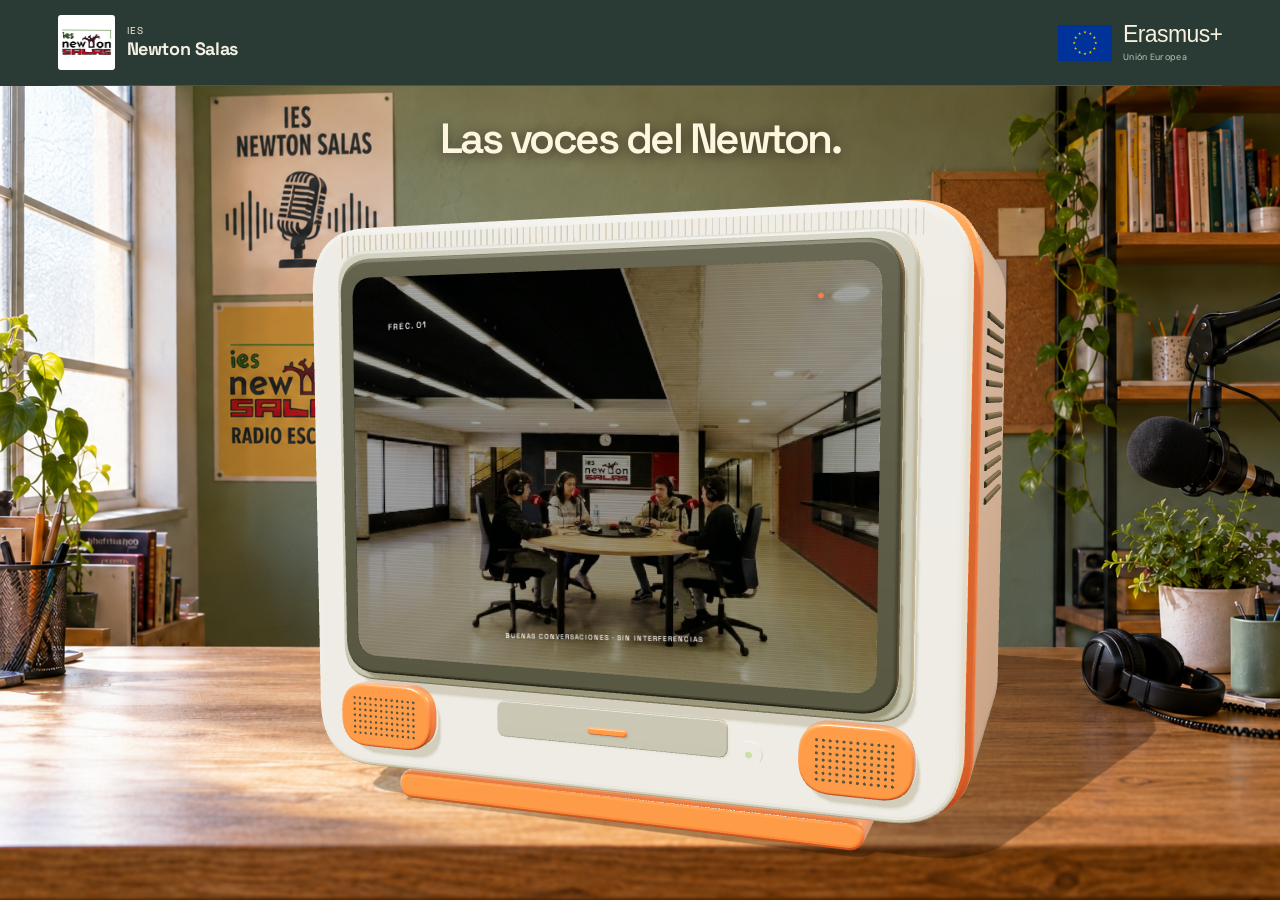
<file: docs/index.html>
<!doctype html>
<html lang="es">
<head>
  <meta charset="UTF-8"><meta name="viewport" content="width=device-width, initial-scale=1">
  <meta name="theme-color" content="#e9e4d9">
  <title>Frecuencia — Un lugar para escucharnos</title>
  <meta name="description" content="Sintoniza Frecuencia. Un espacio para las conversaciones que merecen ser escuchadas.">
  <link rel="icon" href="assets/newton-salas.png">
  <link rel="stylesheet" href="style.css"><link rel="stylesheet" href="room.css"><link rel="stylesheet" href="immersive.css"><link rel="stylesheet" href="pages.css">
</head>
<body>
  <div id="intro">
    <header class="intro-header"><a class="brand school-brand" href="#" aria-label="IES Newton Salas, inicio"><img src="assets/newton-salas.png" alt="Logotipo del IES Newton Salas" width="58" height="56"><span>IES <strong>Newton Salas</strong></span></a><div class="header-europe" aria-label="Unión Europea y Erasmus+"><img src="assets/eu.svg" width="54" height="36" alt="Bandera de la Unión Europea"><span>Erasmus+<small>Unión Europea</small></span></div></header>
    <main class="intro-stage">
      <div class="intro-heading"><h1>Las voces del Newton.</h1></div>
      <div id="scene" aria-label="Televisión retro tridimensional con una fotografía del equipo del podcast">
        <div id="fallback-tv"><div class="fallback-screen"><img src="assets/estudio.png" alt="Cuatro personas conversando con micrófonos en una mesa"></div><div class="fallback-controls"><span>▥</span><small>frecuencia</small><span>◉</span></div></div>
      </div>
      <div class="screen-ui"><span class="screen-channel">FREC. 01 <span>●</span></span><div class="screen-invite"><p>Hay mucho de qué hablar.</p><a class="enter" data-enter-tv href="podcast.html">Entrar <span>↗</span></a></div><span class="screen-caption">BUENAS CONVERSACIONES · SIN INTERFERENCIAS</span></div>
    </main>
  </div>
<script type="module" src="app.js"></script><script type="module" src="scene.js"></script>
</body>
</html>
</file>
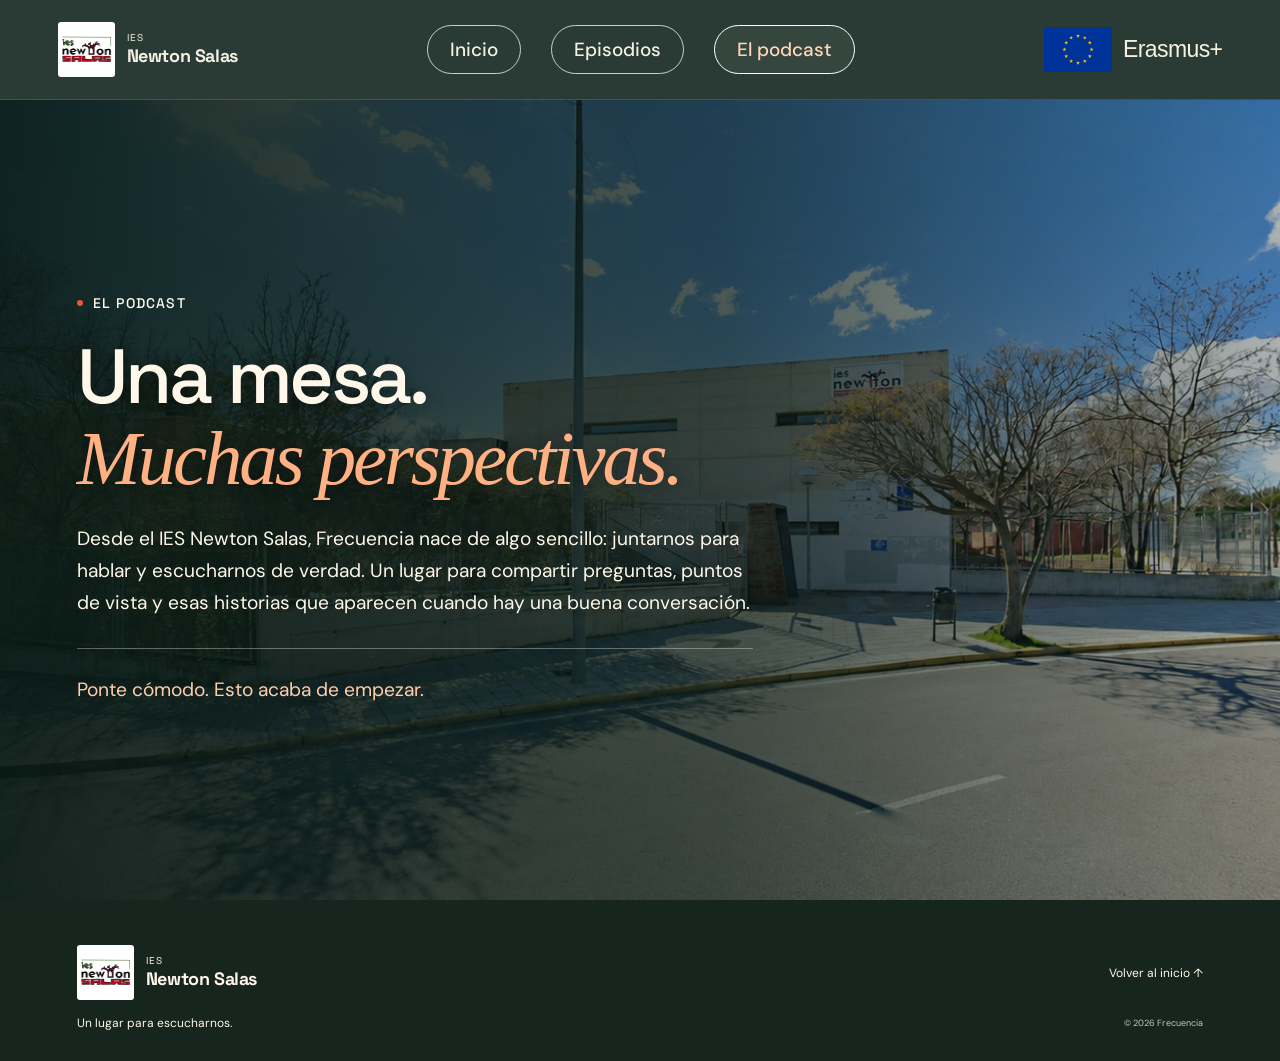
<file: docs/el-podcast.html>
<!doctype html>
<html lang="es">
<head>
  <meta charset="UTF-8"><meta name="viewport" content="width=device-width, initial-scale=1">
  <meta name="theme-color" content="#293b34">
  <title>El podcast — IES Newton Salas</title>
  <meta name="description" content="Sintoniza Frecuencia. Un espacio para las conversaciones que merecen ser escuchadas.">
  <link rel="icon" href="assets/newton-salas.png">
  <link rel="stylesheet" href="style.css"><link rel="stylesheet" href="room.css"><link rel="stylesheet" href="immersive.css"><link rel="stylesheet" href="pages.css?v=7d8058d">
</head>
<body class="inside podcast-interior"><div id="podcast"><header class="site-header"><a class="brand school-brand" href="index.html" aria-label="IES Newton Salas, inicio"><img src="assets/newton-salas.png" alt="Logotipo del IES Newton Salas" width="58" height="56"><span>IES <strong>Newton Salas</strong></span></a><nav aria-label="Navegación principal"><a href="podcast.html">Inicio</a><a href="episodios.html">Episodios</a><a href="el-podcast.html" aria-current="page">El podcast</a></nav><div class="header-europe" aria-label="Unión Europea y Erasmus+"><img src="assets/eu.svg" width="54" height="36" alt="Bandera de la Unión Europea"><span>Erasmus+</span></div></header>
    <main><section id="nosotros" class="section-hero about-hero">
      <p class="eyebrow"><i class="orange-dot"></i> El podcast</p>
      <h1>Una mesa.<br><em>Muchas perspectivas.</em></h1>
      <div class="about-copy"><p>Desde el IES Newton Salas, Frecuencia nace de algo sencillo: juntarnos para hablar y escucharnos de verdad. Un lugar para compartir preguntas, puntos de vista y esas historias que aparecen cuando hay una buena conversación.</p><p class="about-signoff">Ponte cómodo. Esto acaba de empezar.</p></div></section>
    </main><footer class="site-footer"><a class="brand school-brand" href="index.html" aria-label="IES Newton Salas, inicio"><img src="assets/newton-salas.png" alt="Logotipo del IES Newton Salas" width="58" height="56"><span>IES <strong>Newton Salas</strong></span></a><p>Un lugar para escucharnos.</p><a href="index.html">Volver al inicio ↑</a><small>© 2026 Frecuencia</small></footer>
</div><script src="pages.js" defer></script></body></html>
</file>
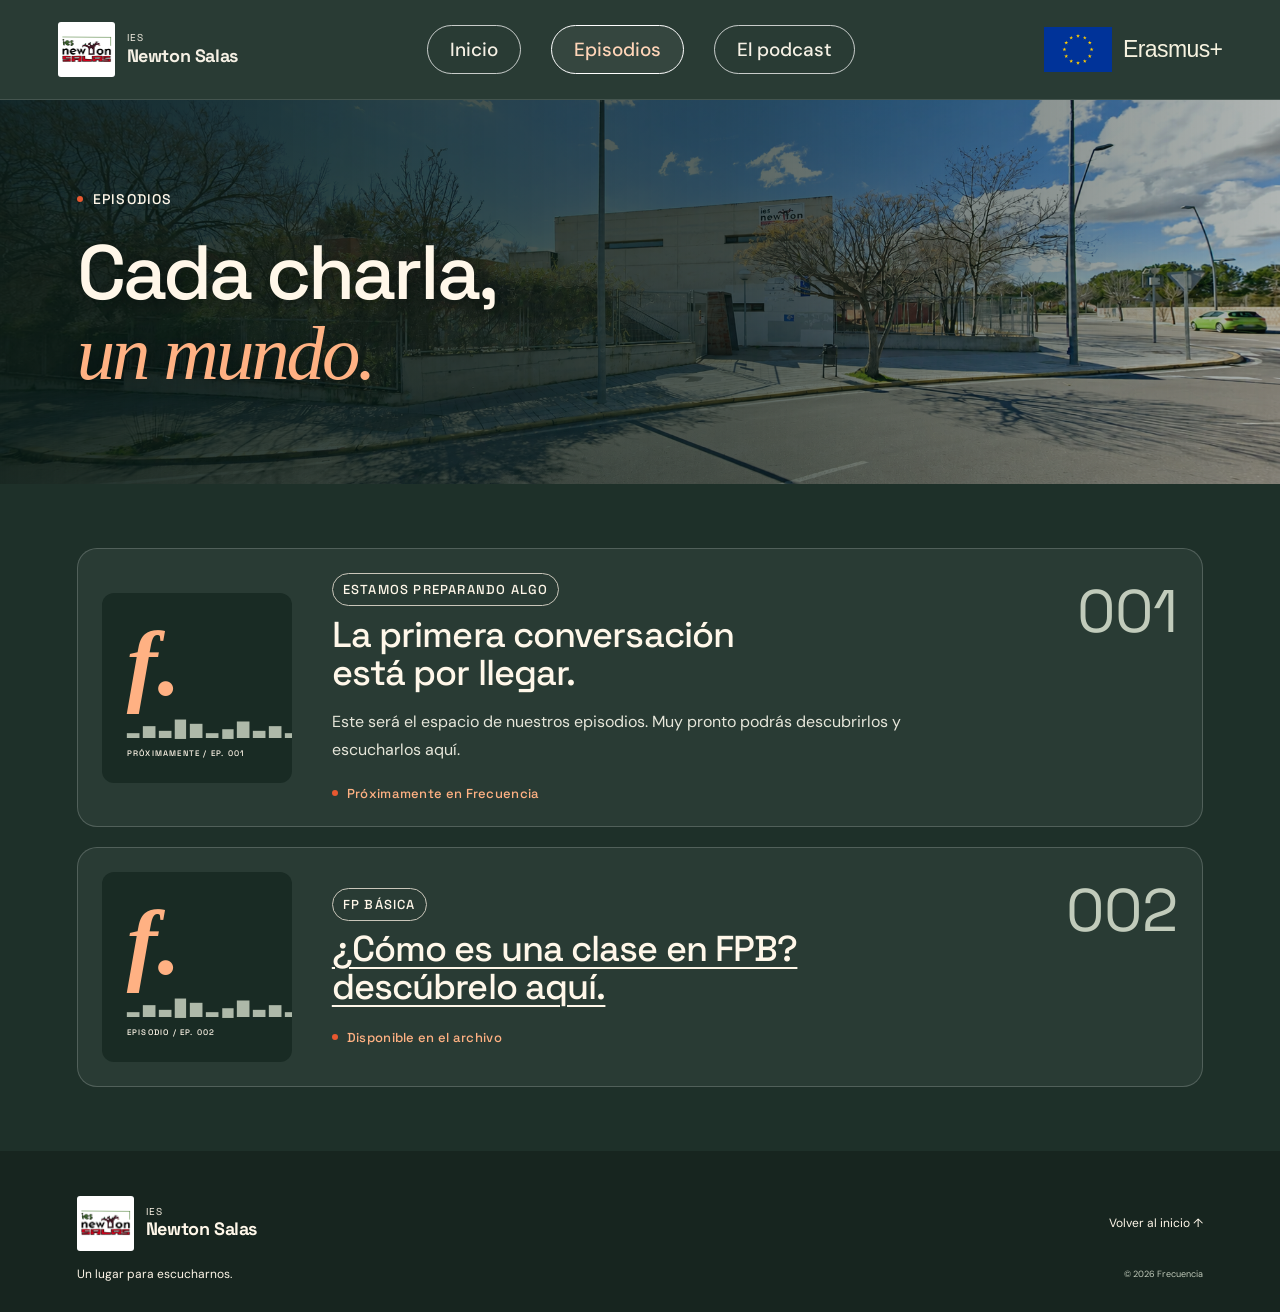
<file: docs/episodios.html>
<!doctype html>
<html lang="es">
<head>
  <meta charset="UTF-8"><meta name="viewport" content="width=device-width, initial-scale=1">
  <meta name="theme-color" content="#293b34">
  <title>Episodios — IES Newton Salas</title>
  <meta name="description" content="Sintoniza Frecuencia. Un espacio para las conversaciones que merecen ser escuchadas.">
  <link rel="icon" href="assets/newton-salas.png">
  <link rel="stylesheet" href="style.css"><link rel="stylesheet" href="room.css"><link rel="stylesheet" href="immersive.css"><link rel="stylesheet" href="pages.css?v=7d8058d">
</head>
<body class="inside podcast-interior"><div id="podcast"><header class="site-header"><a class="brand school-brand" href="index.html" aria-label="IES Newton Salas, inicio"><img src="assets/newton-salas.png" alt="Logotipo del IES Newton Salas" width="58" height="56"><span>IES <strong>Newton Salas</strong></span></a><nav aria-label="Navegación principal"><a href="podcast.html">Inicio</a><a href="episodios.html" aria-current="page">Episodios</a><a href="el-podcast.html">El podcast</a></nav><div class="header-europe" aria-label="Unión Europea y Erasmus+"><img src="assets/eu.svg" width="54" height="36" alt="Bandera de la Unión Europea"><span>Erasmus+</span></div></header>
    <main>
      <header class="section-hero">
        <p class="eyebrow"><i class="orange-dot"></i> Episodios</p>
        <h1 id="episode-title">Cada charla,<br><em>un mundo.</em></h1>
      </header>
      <section id="episodios" class="episodes" aria-labelledby="episode-title"><article class="empty-episode"><div class="episode-art" aria-hidden="true"><span>f.</span><div class="wave">▂ ▅ ▃ █ ▆ ▂ ▄ ▇ ▃ ▅ ▂</div><small>PRÓXIMAMENTE / EP. 001</small></div><div class="episode-copy"><span class="pill">ESTAMOS PREPARANDO ALGO</span><h2>La primera conversación<br>está por llegar.</h2><p>Este será el espacio de nuestros episodios. Muy pronto podrás descubrirlos y escucharlos aquí.</p><span class="up-next"><i></i> Próximamente en Frecuencia</span></div><span class="episode-number" aria-hidden="true">001</span></article>
        <article class="empty-episode">
            <div class="episode-art" aria-hidden="true">
                <span>f.</span>
                <div class="wave">▂ ▅ ▃ █ ▆ ▂ ▄ ▇ ▃ ▅ ▂</div>
                <small>EPISODIO / EP. 002</small>
            </div>

            <div class="episode-copy">
                <span class="pill">FP BÁSICA</span>

                <h2>
                    <a href="Articulos/articulo1_basica.html">
                        ¿Cómo es una clase en FPB?<br>descúbrelo aquí.
                    </a>
                </h2>

                <span class="up-next">
                    <i></i> Disponible en el archivo
                </span>
            </div>

            <span class="episode-number" aria-hidden="true">002</span>
        </article>
      </section>
      </main><footer class="site-footer"><a class="brand school-brand" href="index.html" aria-label="IES Newton Salas, inicio"><img src="assets/newton-salas.png" alt="Logotipo del IES Newton Salas" width="58" height="56"><span>IES <strong>Newton Salas</strong></span></a><p>Un lugar para escucharnos.</p><a href="index.html">Volver al inicio ↑</a><small>© 2026 Frecuencia</small></footer>
 </div><script src="pages.js" defer></script></body></html>
</file>
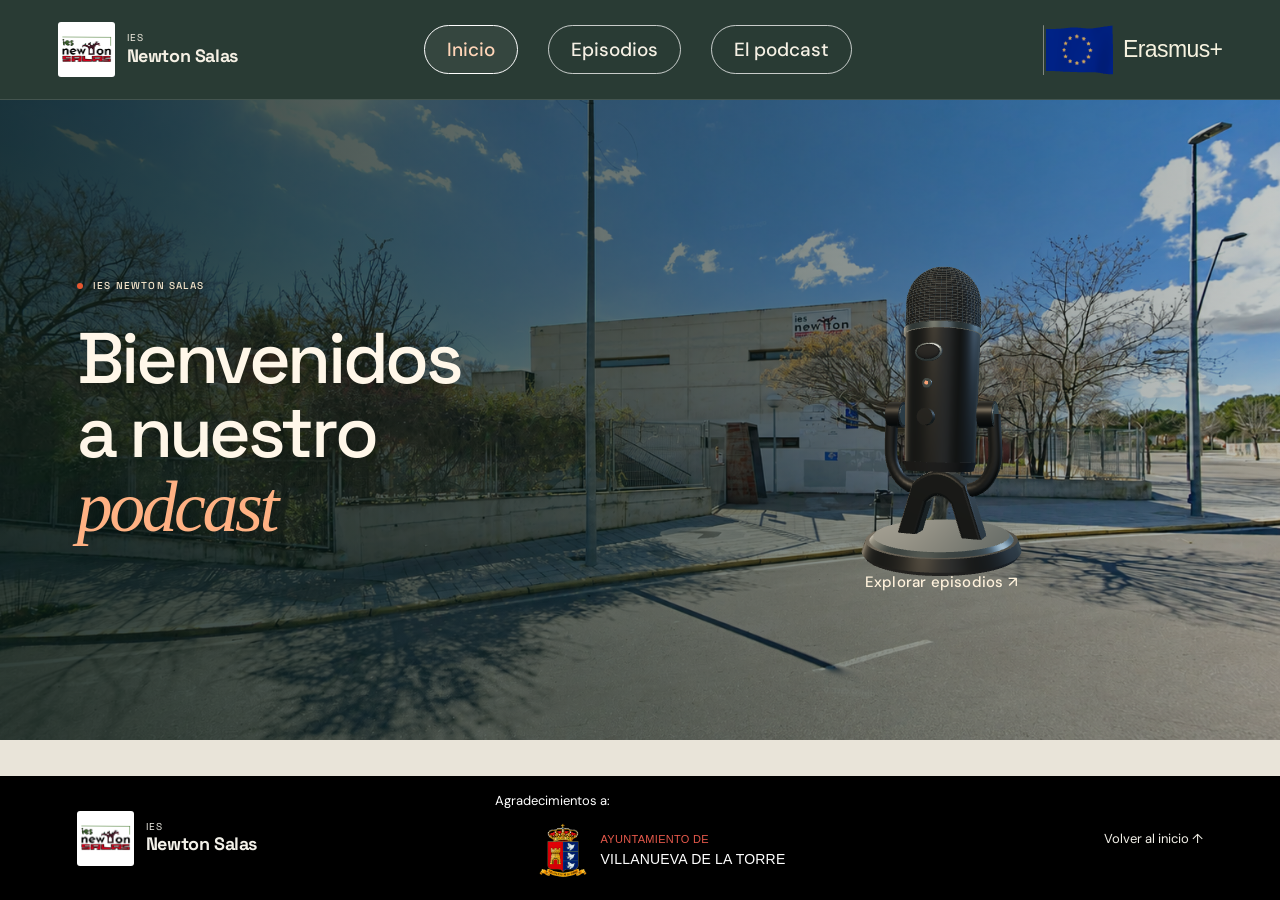
<file: docs/podcast.html>
<!doctype html>
<html lang="es">
<head>
  <meta charset="UTF-8"><meta name="viewport" content="width=device-width, initial-scale=1">
  <meta name="theme-color" content="#e9e4d9">
  <title>Frecuencia — El podcast del Newton Salas</title>
  <meta name="description" content="Sintoniza Frecuencia. Un espacio para las conversaciones que merecen ser escuchadas.">
  <link rel="icon" href="assets/newton-salas.png">
  <link rel="stylesheet" href="style.css"><link rel="stylesheet" href="room.css"><link rel="stylesheet" href="immersive.css"><link rel="stylesheet" href="pages.css"><link rel="stylesheet" href="podcast-3d.css">
</head>
<body class="inside podcast-home"><div id="podcast"><header class="site-header"><a class="brand school-brand" href="index.html" aria-label="IES Newton Salas, inicio"><img src="assets/newton-salas.png" alt="Logotipo del IES Newton Salas" width="58" height="56"><span>IES <strong>Newton Salas</strong></span></a><nav aria-label="Navegación principal"><a href="podcast.html">Inicio</a><a href="episodios.html">Episodios</a><a href="el-podcast.html">El podcast</a></nav><div class="header-europe" aria-label="Unión Europea y Erasmus+"><span id="eu-flag-scene" class="eu-flag-scene" role="img" aria-label="Bandera de la Unión Europea ondeando en 3D"><img src="assets/eu.svg" width="54" height="36" alt=""></span><span class="erasmus-wordmark">Erasmus+</span></div></header>
    <main><section class="podcast-hero"><div class="hero-copy"><span class="eyebrow"><i class="orange-dot"></i> IES NEWTON SALAS</span><h1>Bienvenidos<br>a nuestro<br><em>podcast</em></h1></div><a class="microphone-link" href="episodios.html" aria-label="Abrir episodios con el micrófono 3D"><span id="microphone-scene" aria-hidden="true"><span class="mic-fallback">🎙</span></span><span class="microphone-invite"><strong>Explorar episodios ↗</strong></span></a></section>
      </main><footer class="site-footer"><a class="brand school-brand" href="index.html" aria-label="IES Newton Salas, inicio"><img src="assets/newton-salas.png" alt="Logotipo del IES Newton Salas" width="58" height="56"><span>IES <strong>Newton Salas</strong></span></a><div class="municipal-thanks"><p>Agradecimientos a:</p><a class="municipal-logo" href="https://www.villanuevadelatorre.com/" target="_blank" rel="noopener" aria-label="Ayuntamiento de Villanueva de la Torre"><img src="assets/escudo-villanueva.png" alt="Escudo del Ayuntamiento de Villanueva de la Torre" width="58" height="76"><span class="municipal-name"><span>AYUNTAMIENTO DE</span><strong>VILLANUEVA DE LA TORRE</strong></span></a></div><a class="footer-back" href="index.html">Volver al inicio ↑</a></footer>
</div><script src="pages.js" defer></script><script type="module" src="podcast-3d.js"></script></body></html>
</file>
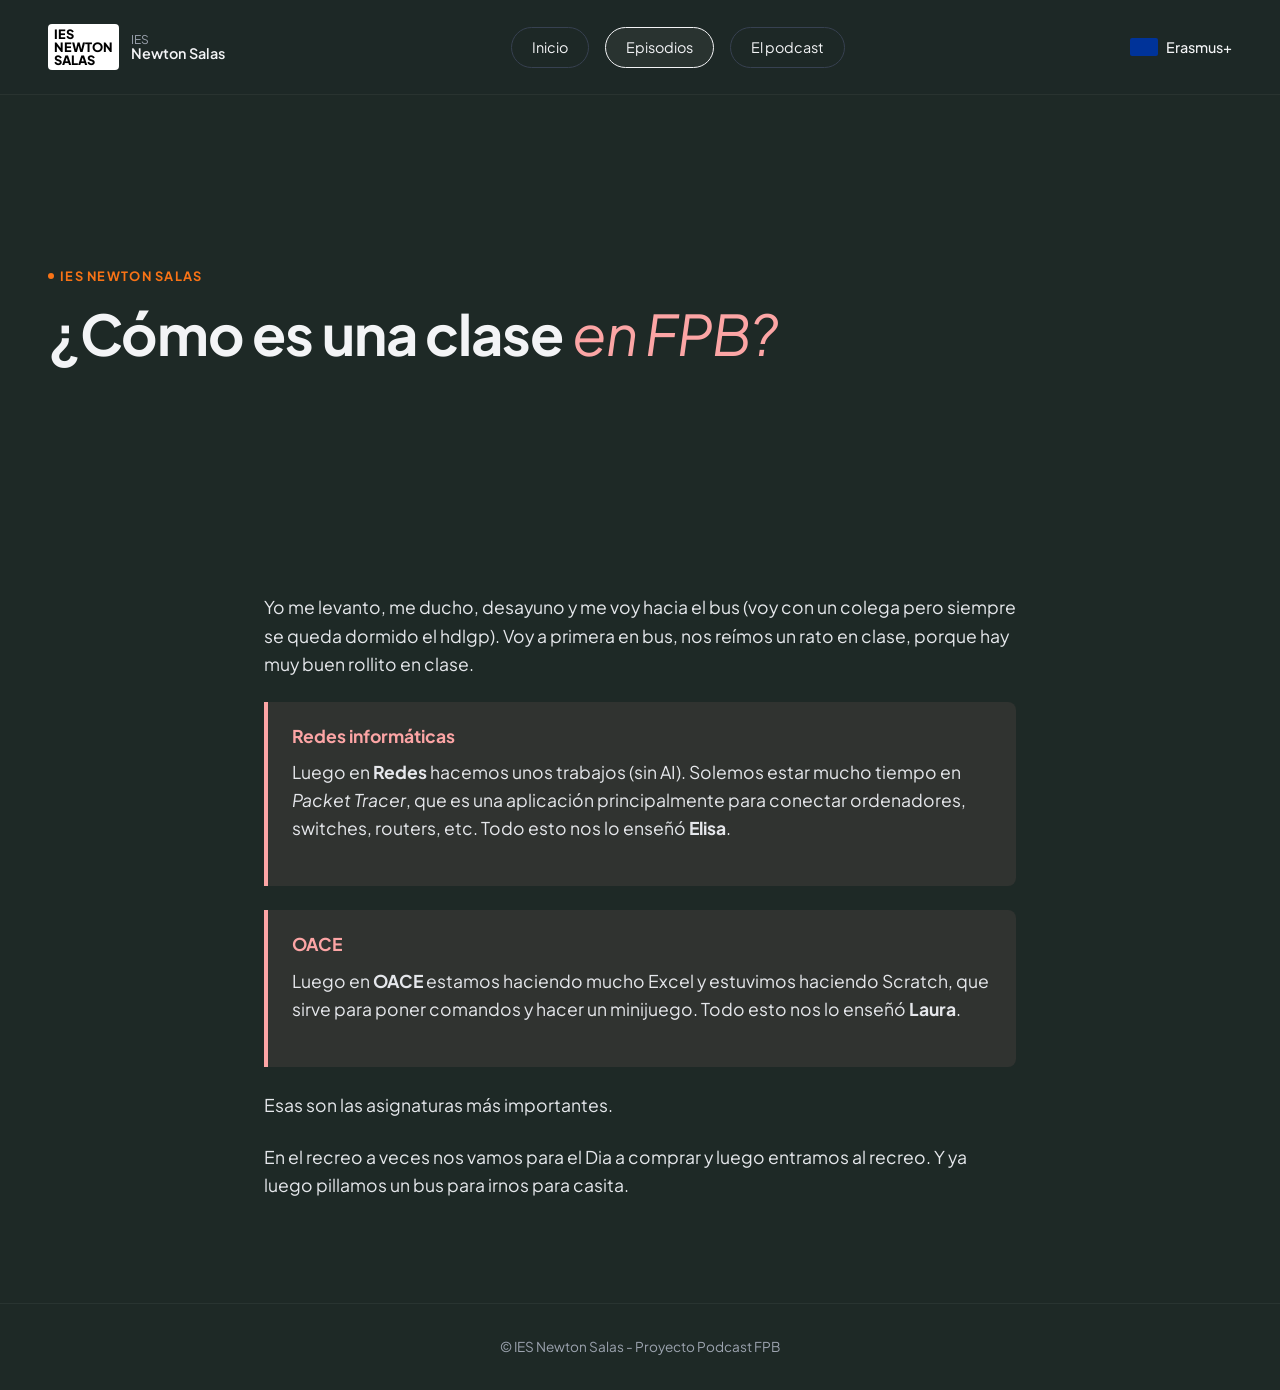
<file: docs/Articulos/articulo1_basica.html>
<!DOCTYPE html>
<html lang="es">
<head>
    <meta charset="UTF-8">
    <meta name="viewport" content="width=device-width, initial-scale=1.0">
    <title>¿Cómo es una clase en FPB? | IES Newton Salas</title>
    <link rel="preconnect" href="https://fonts.googleapis.com">
    <link rel="preconnect" href="https://fonts.gstatic.com" crossorigin>
    <link href="https://fonts.googleapis.com/css2?family=Plus+Jakarta+Sans:ital,wght@0,300;0,400;0,600;0,700;1,400&display=swap" rel="stylesheet">
    <style>
        :root {
            --bg-dark: #1e2926;
            --bg-card: #273531;
            --text-light: #f3f4f6;
            --text-muted: #9ca3af;
            --accent-peach: #fca5a5;
            --accent-orange: #f97316;
            --border-color: #374151;
            --font-main: 'Plus Jakarta Sans', sans-serif;
        }

        * {
            box-sizing: border-box;
            margin: 0;
            padding: 0;
        }

        body {
            background-color: var(--bg-dark);
            color: var(--text-light);
            font-family: var(--font-main);
            line-height: 1.6;
            padding: 0;
            margin: 0;
        }

        /* Header Navigation */
        header {
            display: flex;
            justify-content: space-between;
            align-items: center;
            padding: 1.5rem 3rem;
            background-color: rgba(30, 41, 38, 0.95);
            position: sticky;
            top: 0;
            z-index: 100;
            border-bottom: 1px solid rgba(255, 255, 255, 0.05);
        }

        .logo-container {
            display: flex;
            align-items: center;
            gap: 12px;
        }

        .logo-box {
            background: #fff;
            color: #000;
            font-weight: 800;
            font-size: 0.8rem;
            padding: 4px 6px;
            border-radius: 4px;
            line-height: 1;
            text-transform: uppercase;
        }

        .site-title {
            font-size: 0.9rem;
            font-weight: 600;
            line-height: 1.1;
        }

        .site-title span {
            display: block;
            font-size: 0.75rem;
            color: var(--text-muted);
            font-weight: 400;
        }

        nav {
            display: flex;
            gap: 1rem;
        }

        .nav-btn {
            color: var(--text-light);
            text-decoration: none;
            padding: 0.5rem 1.25rem;
            border-radius: 9999px;
            border: 1px solid var(--border-color);
            font-size: 0.9rem;
            transition: all 0.2s ease;
        }

        .nav-btn.active, .nav-btn:hover {
            border-color: var(--text-light);
            background-color: rgba(255, 255, 255, 0.05);
        }

        .erasmus-flag {
            display: flex;
            align-items: center;
            gap: 8px;
            font-size: 0.9rem;
            font-weight: 500;
        }

        .flag-icon {
            width: 28px;
            height: 18px;
            background-color: #003399;
            position: relative;
            border-radius: 2px;
        }

        /* Hero Section */
        .hero {
            position: relative;
            min-height: 50vh;
            display: flex;
            align-items: center;
            padding: 4rem 3rem;
            overflow: hidden;
        }

        .hero-bg {
            position: absolute;
            top: 0;
            left: 0;
            width: 100%;
            height: 100%;
            object-fit: cover;
            filter: brightness(0.35) contrast(1.1);
            z-index: 1;
        }

        .hero-content {
            position: relative;
            z-index: 2;
            max-width: 800px;
        }

        .badge {
            display: inline-flex;
            align-items: center;
            gap: 6px;
            color: var(--accent-orange);
            font-size: 0.8rem;
            font-weight: 700;
            letter-spacing: 0.1em;
            text-transform: uppercase;
            margin-bottom: 1rem;
        }

        .badge::before {
            content: '';
            display: inline-block;
            width: 6px;
            height: 6px;
            background-color: var(--accent-orange);
            border-radius: 50%;
        }

        .hero-title {
            font-size: 3.5rem;
            font-weight: 700;
            line-height: 1.1;
            margin-bottom: 1rem;
            letter-spacing: -0.02em;
        }

        .hero-title span {
            font-style: italic;
            color: var(--accent-peach);
            font-weight: 400;
        }

        /* Article Main Content */
        main {
            max-width: 800px;
            margin: 0 auto;
            padding: 3rem 1.5rem 5rem;
        }

        .article-card {
            background-color: var(--bg-card);
            border-radius: 16px;
            padding: 2.5rem;
            box-shadow: 0 10px 30px rgba(0,0,0,0.3);
            border: 1px solid rgba(255, 255, 255, 0.05);
        }

        .featured-img-container {
            width: 100%;
            border-radius: 12px;
            overflow: hidden;
            margin-bottom: 2rem;
            border: 1px solid rgba(255, 255, 255, 0.1);
        }

        .featured-img-container img {
            width: 100%;
            height: auto;
            display: block;
        }

        .article-body {
            font-size: 1.1rem;
            color: #e5e7eb;
        }

        .article-body p {
            margin-bottom: 1.5rem;
        }

        .highlight-box {
            background-color: rgba(252, 165, 165, 0.08);
            border-left: 4px solid var(--accent-peach);
            padding: 1.25rem 1.5rem;
            margin: 1.5rem 0;
            border-radius: 0 8px 8px 0;
        }

        .highlight-box h3 {
            font-size: 1.1rem;
            color: var(--accent-peach);
            margin-bottom: 0.5rem;
        }

        footer {
            text-align: center;
            padding: 2rem;
            color: var(--text-muted);
            font-size: 0.85rem;
            border-top: 1px solid rgba(255, 255, 255, 0.05);
        }

        @media (max-width: 768px) {
            header {
                padding: 1rem 1.5rem;
            }
            .hero {
                padding: 3rem 1.5rem;
            }
            .hero-title {
                font-size: 2.4rem;
            }
            .article-card {
                padding: 1.5rem;
            }
        }
    </style>
</head>
<body>

    <header>
        <div class="logo-container">
            <div class="logo-box">IES<br>NEWTON<br>SALAS</div>
            <div class="site-title">
                <span>IES</span>
                Newton Salas
            </div>
        </div>
        <nav>
            <a href="#" class="nav-btn">Inicio</a>
            <a href="#" class="nav-btn active">Episodios</a>
            <a href="#" class="nav-btn">El podcast</a>
        </nav>
        <div class="erasmus-flag">
            <div class="flag-icon"></div>
            Erasmus+
        </div>
    </header>

    <section class="hero">
      
        <div class="hero-content">
            <div class="badge">IES Newton Salas</div>
            <h1 class="hero-title">¿Cómo es una clase <span>en FPB?</span></h1>
        </div>
    </section>

    <main>


            <div class="article-body">
                <p>Yo me levanto, me ducho, desayuno y me voy hacia el bus (voy con un colega pero siempre se queda dormido el hdlgp). Voy a primera en bus, nos reímos un rato en clase, porque hay muy buen rollito en clase.</p>

                <div class="highlight-box">
                    <h3>Redes informáticas</h3>
                    <p>Luego en <strong>Redes</strong> hacemos unos trabajos (sin AI). Solemos estar mucho tiempo en <em>Packet Tracer</em>, que es una aplicación principalmente para conectar ordenadores, switches, routers, etc. Todo esto nos lo enseñó <strong>Elisa</strong>.</p>
                </div>

                <div class="highlight-box">
                    <h3>OACE</h3>
                    <p>Luego en <strong>OACE</strong> estamos haciendo mucho Excel y estuvimos haciendo Scratch, que sirve para poner comandos y hacer un minijuego. Todo esto nos lo enseñó <strong>Laura</strong>.</p>
                </div>

                <p>Esas son las asignaturas más importantes.</p>

                <p>En el recreo a veces nos vamos para el Dia a comprar y luego entramos al recreo. Y ya luego pillamos un bus para irnos para casita.</p>
            </div>
        </article>
    </main>

    <footer>
        <p>&copy; IES Newton Salas - Proyecto Podcast FPB</p>
    </footer>

</body>
</html>
</file>
<file: docs/style.css>
@import url('https://fonts.googleapis.com/css2?family=DM+Sans:wght@400;500;600;700&family=Space+Grotesk:wght@400;500;600;700&display=swap');
:root{--paper:#e9e4d9;--ink:#292c26;--orange:#e85830;--line:#c9c6ba}*{box-sizing:border-box}html{scroll-behavior:smooth}body{margin:0;background:var(--paper);color:var(--ink);font-family:'DM Sans',Arial,sans-serif}a{color:inherit;text-decoration:none}button,a{-webkit-tap-highlight-color:transparent}a:focus-visible{outline:3px solid var(--orange);outline-offset:7px}[hidden]{display:none!important}.brand{font-family:'Space Grotesk',Arial,sans-serif;font-size:25px;font-weight:700;letter-spacing:-1.2px;display:inline-flex;align-items:center;gap:9px}.brand-icon{display:grid;place-items:center;background:var(--orange);color:var(--paper);width:29px;height:32px;border-radius:7px;font-size:31px;line-height:1;font-style:italic}.brand-dot{font-size:11px;align-self:flex-start;margin:3px 0 0 -6px}.eyebrow,.live,.intro-footer,.mono,.tv-caption,.screen-channel,.screen-caption,.studio-photo figcaption,.pill,.up-next,.episode-art small{font-family:'Space Grotesk',monospace;font-size:10px;font-weight:500;letter-spacing:1.2px}.intro-header,.site-header{height:100px;margin:0 4.5%;display:flex;align-items:center;justify-content:space-between;border-bottom:1px solid var(--line)}.live{display:flex;align-items:center;gap:9px}.live i,.orange-dot,.up-next i{display:inline-block;width:6px;height:6px;background:var(--orange);border-radius:50%}.live i{box-shadow:0 0 0 4px #e8583012}.intro-stage{height:calc(100svh - 165px);min-height:640px;max-height:1000px;position:relative;isolation:isolate;background:radial-gradient(ellipse at 50% 65%,#f9f5eaaa,transparent 58%)}.intro-heading{position:absolute;top:34px;left:0;right:0;text-align:center;z-index:-1}.intro-heading h1{font-family:'Space Grotesk',Arial,sans-serif;font-size:clamp(60px,7.6vw,118px);font-weight:600;line-height:1.04;letter-spacing:-7px;margin:17px 0;color:#32362f}.mobile-break{display:none}#scene{position:absolute;inset:100px 0 36px}#scene canvas{display:block;width:100%;height:100%;position:relative;z-index:1}.screen-ui{position:absolute;left:50%;top:52%;width:310px;height:211px;transform:translate(-50%,-50%);z-index:2;color:#fff;pointer-events:none;display:flex;flex-direction:column;justify-content:space-between;text-shadow:0 1px 8px #0008}.screen-channel{font-size:9px;display:flex;justify-content:space-between}.screen-channel span{color:#ff784f}.screen-invite{text-align:center;padding-top:20px}.screen-invite p{font-size:14px;margin:0 0 12px}.enter{pointer-events:auto;display:inline-flex;align-items:center;justify-content:space-between;gap:45px;background:var(--orange);color:#fff;border-radius:2px;padding:13px 20px;font-size:21px;letter-spacing:-.7px;text-shadow:none;box-shadow:0 4px 20px #0003;transition:background .2s,transform .2s}.enter:hover{background:#fc7145;transform:translateY(-3px)}.enter span{font-size:24px}.screen-caption{font-size:7px;text-align:center;letter-spacing:1px}.tv-caption{position:absolute;bottom:12px;left:50%;width:540px;transform:translateX(-50%);display:flex;gap:17px;align-items:center;font-size:10px;line-height:1.6;letter-spacing:.2px}.tiny-cross{font-size:24px;color:var(--orange);font-weight:400}.caption-line{flex:1;height:1px;background:var(--line);margin:0 14px}.mono{font-size:9px;letter-spacing:.8px}.intro-footer{margin:0 4.5%;height:65px;display:flex;align-items:center;justify-content:space-between;font-size:8px;letter-spacing:.8px;border-top:1px solid var(--line)}.intro-footer a{font-size:11px;letter-spacing:0}.mouse-hint{color:#6f7169}#fallback-tv{position:absolute;left:50%;top:49%;transform:translate(-50%,-50%);width:480px;padding:35px 33px 17px;background:linear-gradient(110deg,#f9f8f2,#caccc3);border-radius:46px 46px 37px 37px;border-left:9px solid var(--orange);border-right:9px solid var(--orange);box-shadow:12px 26px 36px #27271935}.fallback-screen{height:280px;overflow:hidden;border:12px solid #33372f;border-radius:23px;position:relative}.fallback-screen:after{content:'';position:absolute;inset:0;background:#1115}.fallback-screen img{width:100%;height:100%;object-fit:cover}.fallback-controls{height:52px;display:flex;align-items:center;justify-content:space-between;color:var(--orange);font-size:29px}.fallback-controls small{color:#53574d;font:12px Georgia}.site-header nav{display:flex;gap:32px;font-size:12px}.back-tv{border:1px solid var(--line);padding:10px 16px;border-radius:30px;font-size:11px}.podcast-hero{max-width:1500px;margin:auto;padding:75px 6% 85px;display:grid;grid-template-columns:1fr 1fr;gap:8%;align-items:center}.hero-copy .eyebrow{display:flex;align-items:center;gap:10px}.hero-copy h1{font-family:'Space Grotesk',Arial,sans-serif;font-size:clamp(50px,6.5vw,100px);line-height:1.01;letter-spacing:-5px;font-weight:500;margin:29px 0}.hero-copy em{font-family:Georgia,serif;font-weight:400;color:var(--orange)}.hero-copy p{font-size:15px;line-height:1.7;max-width:340px;color:#67695f}.dark-button{display:inline-flex;gap:40px;align-items:center;background:var(--ink);color:var(--paper);padding:17px 22px;font-size:12px;margin-top:19px;border-radius:3px}.dark-button:hover{background:var(--orange)}.studio-photo{margin:0;position:relative;transform:rotate(2deg);padding:12px 12px 0;background:#f7f4eb;border:1px solid #d5d1c6;box-shadow:0 10px 25px #35342712}.studio-photo img{display:block;width:100%;height:370px;object-fit:cover;object-position:50%}.studio-photo figcaption{display:flex;justify-content:space-between;font-size:8px;padding:18px 0}.photo-sticker{position:absolute;right:-18px;bottom:65px;background:var(--orange);color:#fff;font:italic 27px/1.1 Georgia,serif;padding:23px;transform:rotate(-9deg);border-radius:50%;width:140px;height:140px;display:grid;align-content:center;text-align:center}.ticker{padding:22px 3%;background:var(--orange);color:#fff;display:flex;gap:5vw;justify-content:center;align-items:center;font-family:'Space Grotesk',sans-serif;font-size:13px;letter-spacing:1px;overflow:hidden;white-space:nowrap}.ticker b{font-size:23px;font-weight:400}.episodes{padding:75px 6% 90px;max-width:1500px;margin:auto;scroll-margin-top:25px}.section-top{display:flex;justify-content:space-between}.episodes h2,.about h2{font-family:'Space Grotesk',Arial,sans-serif;font-weight:500;font-size:60px;letter-spacing:-3px;line-height:1.05;margin:28px 0 42px}.empty-episode{display:flex;gap:45px;align-items:center;border-top:1px solid var(--line);border-bottom:1px solid var(--line);padding:28px 0}.episode-art{width:225px;height:225px;flex-shrink:0;background:#d5d7c7;position:relative;padding:25px;display:flex;flex-direction:column;justify-content:space-between;overflow:hidden}.episode-art>span{font:bold italic 92px/1 Georgia;color:var(--orange)}.wave{font-size:28px;color:#797e6b;letter-spacing:-3px}.episode-art small{font-size:8px}.pill{font-size:8px;border:1px solid var(--line);border-radius:30px;padding:7px 10px;display:inline-block}.episode-copy h3{font-family:'Space Grotesk',sans-serif;font-size:30px;font-weight:500;letter-spacing:-1px;margin:19px 0 13px}.episode-copy p{font-size:13px;color:#6a6c62;line-height:1.7;max-width:390px}.up-next{display:flex;align-items:center;gap:9px;font-size:9px;letter-spacing:.3px;margin-top:22px}.episode-number{align-self:flex-start;margin-left:auto;color:#c9c8bc;font:60px 'Space Grotesk',sans-serif}.about{background:#dcded1;padding:65px 6% 80px;display:grid;grid-template-columns:1fr 2fr;gap:45px;scroll-margin-top:0}.about>div{max-width:710px}.about h2{margin-top:0}.about p{max-width:540px;font-size:16px;line-height:1.8;color:#62665a}.about-signoff{border-top:1px solid #bdc2b3;padding-top:25px;margin-top:30px!important;color:var(--ink)!important;display:flex;justify-content:space-between}.about-signoff span{color:var(--orange);font-size:27px}.site-footer{padding:45px 6% 30px;display:grid;grid-template-columns:1fr 1fr;gap:15px;align-items:center}.site-footer p{font-size:12px;grid-column:1;margin:0}.site-footer>a:not(.brand){grid-column:2;grid-row:1;text-align:right;font-size:12px}.site-footer small{grid-column:2;text-align:right;font-size:9px;color:#76786e}@media(min-height:900px) and (min-width:700px){.screen-ui{top:52%;width:350px;height:240px}}@media(max-width:800px){.header-note{display:none}.intro-heading h1{letter-spacing:-4px;font-size:76px}.intro-stage{min-height:590px}.screen-ui{width:260px;height:190px}.tv-caption{width:440px}.mouse-hint{display:none}.podcast-hero{gap:5%;padding-top:50px}.hero-copy h1{letter-spacing:-3px}.studio-photo img{height:330px}.photo-sticker{right:-8px;width:110px;height:110px;font-size:22px}.episode-number{display:none}.about h2{font-size:46px}}@media(max-width:560px){.intro-header,.site-header{height:78px;margin:0 6%}.brand{font-size:23px}.live{font-size:8px;letter-spacing:.5px}.intro-stage{height:calc(100svh - 143px);min-height:560px;max-height:780px}.intro-heading{top:35px}.intro-heading>.eyebrow{font-size:7px;letter-spacing:1px}.intro-heading h1{font-size:57px;letter-spacing:-3.6px;margin-top:17px}.mobile-break{display:block}#scene{inset:125px -20px 40px}.screen-ui{top:55%;width:220px;height:155px}.screen-channel{font-size:7px}.screen-caption{font-size:5px}.screen-invite{padding-top:12px}.screen-invite p{font-size:11px;margin-bottom:9px}.enter{font-size:18px;padding:10px 16px;gap:35px}.tv-caption{width:85%;bottom:14px;font-size:8px;gap:9px}.tv-caption .mono{font-size:7px;letter-spacing:0}.caption-line{margin:0 5px}.intro-footer{margin:0 6%;font-size:6px;gap:15px}.intro-footer a{font-size:9px}#fallback-tv{width:330px;padding:22px 20px 10px;border-radius:30px}.fallback-screen{height:208px;border-width:9px}.fallback-controls{height:35px}.site-header nav{gap:18px;font-size:11px}.back-tv{display:none}.podcast-hero{display:flex;flex-direction:column;align-items:stretch;padding:42px 6% 52px;gap:38px}.hero-copy h1{font-size:68px;letter-spacing:-4px}.hero-copy p{font-size:14px;max-width:290px}.studio-photo{margin:0 6px}.studio-photo img{height:290px}.ticker{justify-content:flex-start;font-size:10px;gap:30px}.episodes{padding:48px 6%}.eyebrow{font-size:8px}.episodes h2,.about h2{font-size:45px;letter-spacing:-2px}.empty-episode{align-items:stretch;flex-direction:column;gap:25px}.episode-art{width:100%;height:250px}.episode-art>span{font-size:110px}.wave{position:absolute;right:20px;bottom:55px;font-size:44px}.episode-copy h3{font-size:27px}.about{grid-template-columns:1fr;gap:25px;padding:40px 6%}.about p{font-size:14px}.site-footer{padding:35px 6%}.site-footer .brand{font-size:22px}}@media(prefers-reduced-motion:reduce){html{scroll-behavior:auto}*{transition:none!important}}
body{overflow-x:clip}
</file>
<file: docs/room.css>
#intro{background:#293b34;color:#f5f0e4}#intro .intro-header{border-color:#ffffff20;height:82px}#intro .brand-icon{background:#dd7a47}#intro .live i{background:#e6ac70}#intro .intro-stage{height:calc(100svh - 218px);min-height:500px;max-height:1100px;background:#293b34}#intro .intro-heading{top:25px;z-index:2;pointer-events:none}#intro .intro-heading h1{font-size:clamp(32px,4vw,62px);letter-spacing:-2.5px;color:#fff6df;text-shadow:0 2px 25px #0005;margin:10px 0}#intro .intro-heading>.eyebrow{color:#e7c7a6;font-size:9px}#scene{inset:0;cursor:grab;touch-action:pan-y}#scene:active{cursor:grabbing}#intro .tv-caption{color:#f4e9d3;bottom:14px;width:570px;z-index:2;text-shadow:0 1px 5px #0008}#intro .caption-line{background:#ffffff40}#intro .intro-footer{border-color:#ffffff20;height:45px}#intro .mouse-hint{color:#d6c9af}.institutional{display:flex;align-items:center;justify-content:center;gap:17px;padding:17px 6%;min-height:91px;background:#f2efe5;color:#253c40;border-bottom:1px solid #d6d5c8}.institutional img{display:block;flex-shrink:0;width:60px;height:40px;object-fit:contain}.school-mark{display:flex;flex-direction:column;font-family:'Space Grotesk',Arial,sans-serif;font-size:10px;letter-spacing:1px;line-height:1.2}.school-mark strong{font-size:16px;letter-spacing:-.4px}.school-mark small{font-size:6px;letter-spacing:1.2px;margin-top:5px}.institution-divider{height:40px;width:1px;background:#c9cbbf;margin:0 8px}.erasmus-mark{color:#003399;font:500 27px Arial,sans-serif;letter-spacing:-1px}.erasmus-mark small{display:block;font:9px 'DM Sans',Arial,sans-serif;letter-spacing:.5px;margin-top:3px}.screen-invite p{text-shadow:0 2px 7px #000}.screen-ui{will-change:transform}.enter{background:#e55d32}#intro .intro-footer a{color:#e9b68c}@media(max-width:800px){#intro .tv-caption{width:80%}.header-note{display:none}#intro .intro-heading h1{font-size:43px}}@media(max-width:560px){#intro .intro-header{height:75px}#intro .intro-stage{height:calc(100svh - 213px);min-height:500px}#intro .intro-heading{top:24px;padding:0 18px}#intro .intro-heading h1{font-size:37px;letter-spacing:-1.7px;line-height:1.05;max-width:300px;margin:12px auto}#intro .intro-heading>.eyebrow{font-size:6px;letter-spacing:1px}#intro .tv-caption{width:85%;font-size:7px;bottom:17px}#intro .tv-caption .mono{font-size:6px}.institutional{gap:12px;padding:15px 10px;min-height:93px}.institutional img{width:48px;height:32px}.school-mark strong{font-size:12px}.school-mark{font-size:8px}.school-mark small{font-size:5px}.institution-divider{margin:0 2px;height:32px}.erasmus-mark{font-size:23px}.erasmus-mark small{font-size:8px}#intro .intro-footer{height:45px}#intro .screen-invite p{font-size:10px}.screen-invite .enter{padding:9px 14px;font-size:17px;gap:23px}.screen-caption{font-size:5px}#intro .screen-channel{font-size:7px}.screen-invite{padding-top:4px}}
</file>
<file: docs/immersive.css>
.school-brand{gap:12px;letter-spacing:0}.school-brand>img{height:55px;width:57px;object-fit:contain;background:#fff;border-radius:3px;padding:3px}.school-brand>span{display:flex;flex-direction:column;font:10px/1.25 'Space Grotesk',Arial,sans-serif;letter-spacing:1px}.school-brand strong{font-size:18px;letter-spacing:-.4px}#intro .intro-header{height:86px}#intro .intro-stage{background:#6a7667 url('assets/radio-room-v2.png') center center/cover no-repeat;min-height:620px;height:calc(100svh - 222px);overflow:hidden}#intro .intro-heading{top:22px}#intro .intro-heading h1{font-size:clamp(30px,3.3vw,48px);text-shadow:0 2px 15px #0009;margin-top:9px}#intro .intro-heading>.eyebrow{color:#fff6e5;text-shadow:0 1px 6px #000a}#intro .tv-caption{bottom:12px}.screen-invite{opacity:0;transform:translateY(8px);transition:opacity .25s ease,transform .25s ease}.screen-invite .enter{pointer-events:none;background:#f8f5e333;backdrop-filter:blur(12px);-webkit-backdrop-filter:blur(12px);border:1px solid #fff8;box-shadow:0 8px 30px #0003;color:#fff;border-radius:7px;text-shadow:0 1px 8px #0005}.screen-invite .enter:hover{background:#f8f5e35c;transform:translateY(-2px)}.tv-hover .screen-invite,.screen-ui:focus-within .screen-invite{opacity:1;transform:translateY(0)}.tv-hover .enter,.screen-ui:focus-within .enter{pointer-events:auto}.screen-invite p{font-size:13px;text-shadow:0 2px 10px #000}.entering-tv{overflow:hidden}.entering-tv .intro-header,.entering-tv .intro-heading,.entering-tv .tv-caption,.entering-tv .screen-ui,.entering-tv #intro>.institutional,.entering-tv .intro-footer{opacity:0;transition:opacity .25s;pointer-events:none}.entering-tv #scene{cursor:default}.entering-tv .intro-stage{z-index:10;animation:portal-expand 1.35s ease-in forwards}.arrived #podcast{animation:arrive .65s ease-out both}@keyframes portal-expand{0%,30%{transform:scale(1)}100%{transform:scale(1.48)}}@keyframes arrive{from{opacity:0;filter:blur(7px);transform:scale(1.025)}to{opacity:1;filter:blur(0);transform:scale(1)}}@media(hover:none),(pointer:coarse){.screen-invite{opacity:1;transform:none}.screen-invite .enter{pointer-events:auto}}@media(max-width:560px){#intro .intro-header{height:75px}.school-brand>img{width:43px;height:43px}.school-brand strong{font-size:15px}.school-brand>span{font-size:8px}.school-brand{gap:9px}#intro .intro-stage{height:calc(100svh - 213px);min-height:570px;background-position:center center}#intro .intro-heading{top:23px}#intro .intro-heading h1{font-size:33px;max-width:280px;line-height:1.03}.screen-invite p{font-size:10px}#intro .tv-caption{bottom:16px}#podcast .site-header .school-brand strong{font-size:12px}#podcast .site-header .school-brand>img{width:36px;height:36px}#podcast .site-header nav{gap:14px}}@media(prefers-reduced-motion:reduce){.entering-tv .intro-stage,.arrived #podcast{animation:none}}
.screen-portal{position:fixed;z-index:1000;background:#252b26 url("assets/estudio.png") center center/cover no-repeat;pointer-events:none;box-shadow:0 0 50px #0003}.entering-tv .intro-stage{animation:none}

@media(max-width:560px){.screen-invite{opacity:1;transform:none}.screen-invite .enter{pointer-events:auto}}
</file>
<file: docs/pages.css>
.header-europe{display:flex;align-items:center;gap:11px;flex-shrink:0}.header-europe>img{width:54px;height:36px;display:block}.header-europe>span{font:500 23px/1.1 Arial,sans-serif;letter-spacing:-.6px}.header-europe small{display:block;font:9px/1.2 'DM Sans',Arial,sans-serif;letter-spacing:.3px;margin-top:4px;opacity:.75}#intro .header-europe{color:#f6f2df}#podcast .header-europe{color:#003399}#intro .intro-stage{height:calc(100svh - 131px);min-height:620px}#podcast{min-height:100svh;display:flex;flex-direction:column}#podcast>main{flex:1}.site-header nav a[aria-current="page"]{color:#b54a26}.site-header{gap:25px}.site-header nav{gap:24px}.episodes{width:100%}.about{min-height:65svh;align-content:center}.dimension-portal{position:fixed;inset:0;z-index:1000;overflow:hidden;background:#071014}.dimension-portal canvas{display:block;width:100%;height:100%}.dimension-caption{position:absolute;left:0;right:0;top:72%;text-align:center;color:#f3eee1;font:10px 'Space Grotesk',Arial,sans-serif;letter-spacing:4px;opacity:0;text-shadow:0 0 12px #000}.dimension-glow{position:absolute;inset:0;background:#e9e4d9;opacity:0;pointer-events:none}.entering-tv #scene{position:fixed;inset:0;z-index:20}.entering-tv .intro-stage{overflow:visible}.entering-tv .intro-footer{visibility:hidden}@media(max-width:700px){.header-europe{gap:8px}.header-europe>img{width:42px;height:28px}.header-europe>span{font-size:19px}.header-europe small{font-size:7px}.site-header{flex-wrap:wrap;justify-content:space-between;height:auto;min-height:122px;padding:15px 0;gap:12px}.site-header nav{order:3;flex-basis:100%;justify-content:center;gap:30px;padding-top:10px}.site-header .header-europe{margin-left:auto}.dimension-caption{font-size:8px;letter-spacing:2px}}@media(max-width:560px){#intro .intro-stage{height:calc(100svh - 120px);min-height:570px}.header-europe{gap:7px}.header-europe>img{width:36px;height:24px}.header-europe>span{font-size:17px}.header-europe small{font-size:6px}.school-brand strong{font-size:13px}.school-brand>img{width:38px;height:38px}.school-brand{gap:7px}}@media(prefers-reduced-motion:reduce){.arrived #podcast{animation:none}}

/* Entry fills the space released by removing its caption and footer. */
#intro .intro-stage{height:calc(100svh - 86px)}
/* Podcast home uses the same green and light text as the entry menu. */
.inside .site-header{background:#293b34;color:#f5f0e4;margin:0;padding-left:4.5%;padding-right:4.5%;border-bottom-color:#ffffff20}
.inside #podcast .site-header .header-europe{color:#f6f2df}
.inside .site-header nav a[aria-current="page"]{color:#edb48b}
.inside .site-header nav a:hover{color:#edb48b}
@media(max-width:700px){.inside .site-header{padding:15px 6%}}
@media(max-width:560px){#intro .intro-stage{height:calc(100svh - 75px)}}

.inside .site-header nav{gap:34px}
.inside .site-header nav a{font-size:19px;font-weight:500;padding:10px 0}
.podcast-home .site-footer{background:#000;color:#f3f1e9;display:grid;grid-template-columns:1fr auto 1fr;gap:32px;padding:30px 6%;align-items:center}
.podcast-home .site-footer .municipal-logo{grid-column:2;grid-row:1;display:block;background:#fff;border-radius:3px;overflow:hidden;line-height:0}
.podcast-home .municipal-logo img{width:270px;height:auto;display:block}
.podcast-home .site-footer .footer-back{grid-column:3;grid-row:1;text-align:right;font-size:13px}
@media(max-width:700px){.inside .site-header nav{gap:30px}.inside .site-header nav a{font-size:18px}.podcast-home .site-footer{grid-template-columns:1fr auto;gap:25px}.podcast-home .site-footer .municipal-logo{grid-column:1;grid-row:2;justify-self:start}.podcast-home .site-footer .footer-back{grid-column:2;grid-row:1}.podcast-home .municipal-logo img{width:235px}}
@media(max-width:400px){.inside .site-header nav{gap:24px}.inside .site-header nav a{font-size:17px}}

.podcast-home .site-footer .municipal-thanks{grid-column:2;grid-row:1;justify-self:center;background:#000;color:#fff}
.podcast-home .municipal-thanks>p{display:block;grid-column:auto;margin:0 0 12px;font-size:13px;line-height:1.3;color:#fff}
.podcast-home .site-footer .municipal-thanks .municipal-logo{display:flex;align-items:center;gap:14px;background:#000;color:#fff;border-radius:0;overflow:visible;text-align:left;line-height:1.2}
.podcast-home .municipal-thanks .municipal-logo img{width:48px;height:65px;object-fit:contain;flex-shrink:0}
.podcast-home .municipal-name{display:flex;flex-direction:column;gap:4px;font-family:Arial,sans-serif}
.podcast-home .municipal-name>span{font-size:11px;letter-spacing:.3px;color:#e7594b}
.podcast-home .municipal-name>strong{font-size:14px;font-weight:500;letter-spacing:.2px;line-height:1.3;color:#fff}
@media(max-width:700px){.podcast-home .site-footer .municipal-thanks{grid-column:1 / -1;grid-row:2;justify-self:start}.podcast-home .municipal-name>strong{font-size:13px}}

/* Podcast cover: supplied school exterior, with a readable text overlay. */
.podcast-home .podcast-hero{max-width:none;width:100%;min-height:640px;padding:70px 6%;gap:7%;background-image:linear-gradient(90deg,rgba(8,25,20,.83) 0%,rgba(8,25,20,.61) 46%,rgba(8,25,20,.24) 100%),url('assets/fachada-newton-salas.png');background-position:center,center 52%;background-size:cover;background-repeat:no-repeat;color:#fff7e9}
.podcast-home .hero-copy .eyebrow{color:#f5e6cc;text-shadow:0 1px 5px #0006}
.podcast-home .hero-copy h1{font-size:clamp(48px,5.6vw,84px);line-height:1.03;letter-spacing:-3.4px;margin:30px 0 32px;text-shadow:0 2px 18px #0004}
.podcast-home .hero-copy h1 em{color:#ffb183}
.podcast-home .hero-copy .dark-button{margin-top:0;background:#f7f1e6;color:#25382e;font-weight:600;border:1px solid #fff5}
.podcast-home .hero-copy .dark-button:hover{background:#fff}
.inside .site-header nav{gap:30px}
.inside .site-header nav a{border:1px solid #ffffffbd;border-radius:999px;padding:11px 22px;white-space:nowrap;transition:background .2s,border-color .2s}
.inside .site-header nav a:hover{background:#ffffff13;border-color:#fff;color:#fff}
.inside .site-header nav a[aria-current="page"]{background:#ffffff0e;color:#ffd5b8;border-color:#fff}
@media(max-width:1050px) and (min-width:701px){.inside .site-header{min-height:150px;height:auto;flex-wrap:wrap;padding-top:15px;padding-bottom:15px;gap:14px}.inside .site-header nav{order:3;flex-basis:100%;justify-content:center;gap:30px}.inside .site-header .header-europe{margin-left:auto}}
@media(max-width:700px){.inside .site-header{min-height:140px}.inside .site-header nav{gap:15px}.inside .site-header nav a{font-size:16px;padding:9px 17px}.podcast-home .podcast-hero{padding:48px 6% 52px;min-height:0;gap:40px;background-position:center,59% center;background-image:linear-gradient(180deg,rgba(8,25,20,.78),rgba(8,25,20,.52)),url('assets/fachada-newton-salas.png')}.podcast-home .hero-copy h1{font-size:61px;letter-spacing:-2.7px;margin-bottom:27px}}
@media(max-width:380px){.inside .site-header nav{gap:11px}.inside .site-header nav a{font-size:15px;padding:9px 15px}.podcast-home .hero-copy h1{font-size:53px}}
@media(max-width:700px){.podcast-home .podcast-hero{display:flex;flex-direction:column;align-items:stretch}}
.podcast-home .studio-photo{color:var(--ink)}

/* Compact footer; municipal mark indented to the first i in Agradecimientos. */
.podcast-home .site-footer{padding-top:17px;padding-bottom:17px}
.podcast-home .municipal-thanks>p{margin-bottom:8px}
.podcast-home .site-footer .municipal-thanks .municipal-logo{margin-left:44px}

.podcast-interior {
  background: #1e3029;
  color: #fff7e9;
}

.podcast-interior .site-header .header-europe > img {
  width: 68px;
  height: auto;
}

.section-hero {
  display: flex;
  flex-direction: column;
  justify-content: center;
  min-height: 360px;
  padding: clamp(3rem, 7vw, 6rem) 6%;
  background-color: #25382e;
  background-image: linear-gradient(90deg, #081914e8, #081914ac 56%, #08191450),
    url('assets/fachada-newton-salas.png');
  background-position: center, center 52%;
  background-size: cover;
}

.section-hero .eyebrow {
  display: flex;
  align-items: center;
  gap: 10px;
  margin: 0 0 1.5rem;
  font-size: .875rem;
  text-transform: uppercase;
}

.section-hero h1 {
  margin: 0;
  font: 500 clamp(2.6rem, 6vw, 5.25rem)/1.05 'Space Grotesk', Arial, sans-serif;
  letter-spacing: -.04em;
  overflow-wrap: anywhere;
  text-shadow: 0 2px 18px #0006;
}

.section-hero h1 em {
  color: #ffb183;
  font-family: Georgia, serif;
  font-weight: 400;
}

.about-hero {
  min-height: clamp(480px, calc(100svh - 100px), 800px);
  background-image: linear-gradient(90deg, #081914f0, #081914b8 57%, #08191455),
    url('assets/fachada-newton-salas.png');
}

.about-copy {
  max-width: 52ch;
  font-size: clamp(1rem, 1.5vw, 1.25rem);
  line-height: 1.65;
}

.about-copy p {
  margin: 1.5rem 0 0;
}

.about-copy .about-signoff {
  display: block;
  border-color: #fff5;
  color: #ffceac !important;
}

.podcast-interior .episodes {
  display: grid;
  gap: 1.25rem;
  padding-block: clamp(1.75rem, 5vw, 4rem);
}

.podcast-interior .empty-episode {
  gap: clamp(1rem, 4vw, 2.5rem);
  padding: clamp(1rem, 2vw, 1.5rem);
  background: #293b34;
  border: 1px solid #ffffff30;
  border-radius: 1.25rem;
}

.podcast-interior .episode-art {
  width: clamp(130px, 19vw, 190px);
  height: auto;
  aspect-ratio: 1;
  background: #192b24;
  color: #fff7e9;
  border-radius: .75rem;
}

.podcast-interior .episode-art > span,
.podcast-interior .up-next {
  color: #ffb183;
}

.podcast-interior .wave {
  color: #aeb9a9;
  white-space: nowrap;
  font-size: 1rem;
  letter-spacing: 0;
}

.podcast-interior .episode-copy h2 {
  margin: .65rem 0;
  font-size: clamp(1.5rem, 3vw, 2.25rem);
  letter-spacing: -.025em;
}

.podcast-interior .episode-copy p {
  color: #e6e6da;
  font-size: 1rem;
  max-width: 52ch;
}

.podcast-interior .episode-copy a {
  text-decoration: underline;
  text-decoration-thickness: .06em;
  text-underline-offset: .17em;
}

.podcast-interior .episode-copy a:hover {
  color: #ffb183;
}

.podcast-interior .pill,
.podcast-interior .up-next {
  font-size: .8125rem;
}

.podcast-interior .episode-number,
.podcast-interior .site-footer small {
  color: #c1cbbb;
}

.podcast-interior .site-footer {
  background: #17251f;
}

@media (max-width: 700px) {
  .podcast-interior .site-header .header-europe > img {
    width: 44px;
  }

  .section-hero,
  .about-hero {
    min-height: 0;
    background-image: linear-gradient(180deg, #081914cd, #081914e8),
      url('assets/fachada-newton-salas.png');
    background-position: center, 59% center;
  }
}

@media (max-width: 560px) {
  .podcast-interior .episode-art {
    width: 100%;
    max-height: 170px;
    aspect-ratio: 2;
  }

  .podcast-interior .episode-art > span {
    font-size: 3.5rem;
  }

  .podcast-interior .wave {
    position: static;
  }
}
</file>
<file: docs/podcast-3d.css>
.microphone-link{display:inline-flex;align-items:center;gap:3px;margin-top:-13px;color:#fff2dc;border-radius:18px;max-width:100%;transition:color .25s}.microphone-link:hover{color:#ffc499}.microphone-link:focus-visible{outline:2px solid #fff;outline-offset:6px}#microphone-scene{width:170px;height:200px;display:block;position:relative;flex-shrink:0;cursor:pointer}#microphone-scene canvas,#photo-scene canvas{display:block;width:100%;height:100%}.mic-fallback{display:grid;place-items:center;height:100%;font-size:90px}.microphone-invite{display:flex;flex-direction:column;gap:9px}.microphone-invite strong{font:500 16px 'DM Sans',Arial,sans-serif;white-space:nowrap}.microphone-invite>span{font:10px 'Space Grotesk',Arial,sans-serif;letter-spacing:.4px;opacity:.75}.microphone-invite b{font-size:19px;font-weight:400;margin-left:5px}.podcast-home .photo-three{position:relative;transform:none;background:transparent;border:0;padding:0;box-shadow:none;min-height:430px;margin:0;align-self:center}.photo-three #photo-scene{position:absolute;inset:-30px -30px -10px;z-index:1;cursor:grab;touch-action:pan-y}.photo-three #photo-scene:active{cursor:grabbing}.photo-three.three-ready>img,.photo-three.three-ready>figcaption{opacity:0;pointer-events:none}.photo-three>img,.photo-three>figcaption{transition:opacity .15s}.podcast-home .hero-copy h1{margin-bottom:16px}@media(max-width:700px){#microphone-scene{width:150px;height:180px}.microphone-link{gap:3px;margin-top:-12px}.microphone-invite strong{font-size:15px}.podcast-home .photo-three{min-height:320px;width:100%;align-self:stretch}.photo-three #photo-scene{inset:-15px -15px}.podcast-home .hero-copy h1{margin-bottom:16px}.podcast-home .podcast-hero{gap:10px}}@media(prefers-reduced-motion:reduce){.microphone-link{transition:none}}

/* The microphone now occupies the former photo column. */
.podcast-home .microphone-link{display:flex;flex-direction:column;justify-content:center;gap:0;align-items:center;align-self:center;justify-self:stretch;margin:0;width:100%;min-width:0;border-radius:20px}
.podcast-home #microphone-scene{width:100%;height:330px;flex-shrink:1}
.podcast-home .microphone-invite{align-items:center;margin-top:-6px;gap:0}
.podcast-home .microphone-invite strong{font-size:15px;letter-spacing:.2px}
.podcast-home .header-europe .eu-flag-scene{position:relative;display:block;width:76px;height:50px;flex-shrink:0;line-height:0;font-size:0}
.eu-flag-scene canvas{position:absolute;inset:0;width:100%;height:100%;display:block}
.eu-flag-scene>img{display:block;width:100%;height:100%;object-fit:contain}
.eu-flag-scene.flag-ready>img{opacity:0}
.podcast-home .header-europe{gap:8px;align-items:center}
.podcast-home .header-europe .erasmus-wordmark{display:flex;align-items:center;justify-content:center;line-height:1;margin:0}
@media(max-width:700px){.podcast-home #microphone-scene{height:270px}.podcast-home .microphone-link{align-self:stretch;margin-top:0}.podcast-home .microphone-invite strong{font-size:14px}.podcast-home .header-europe .eu-flag-scene{width:58px;height:39px}.podcast-home .podcast-hero{gap:15px}}
</file>
